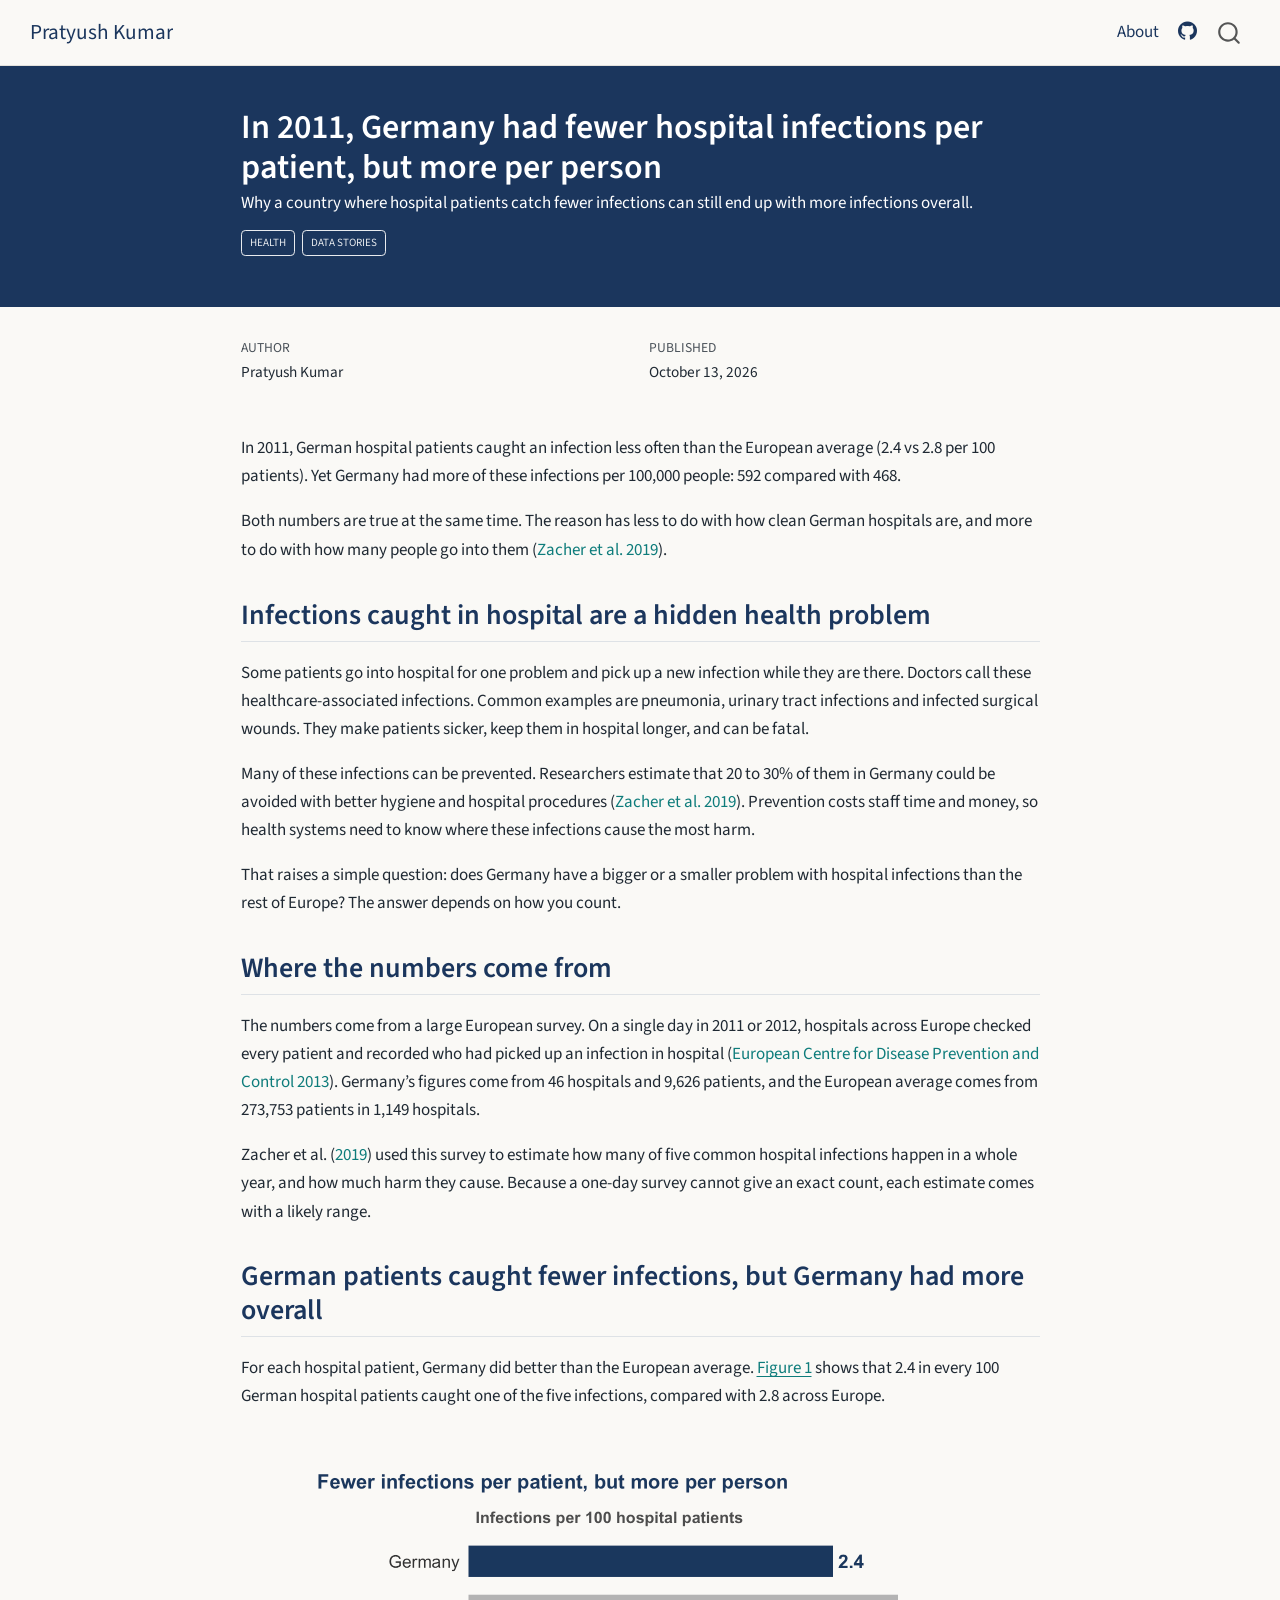
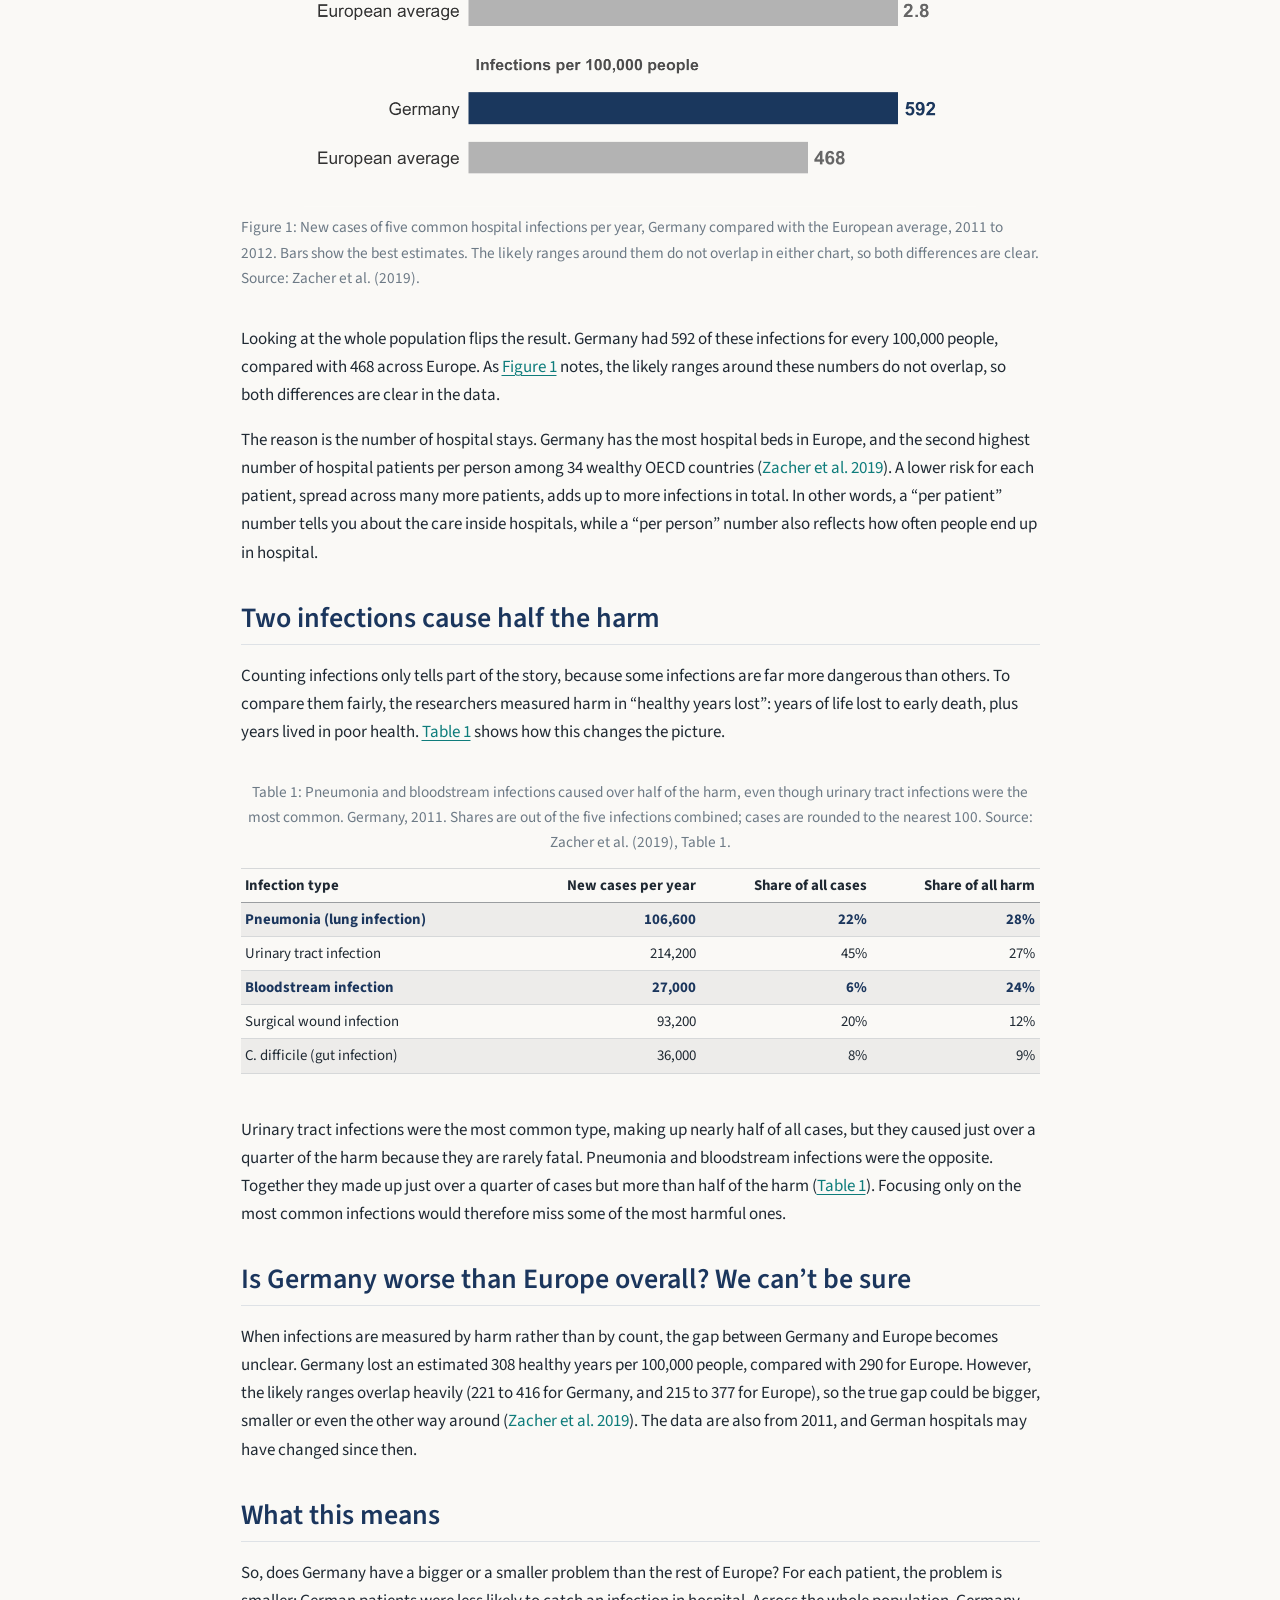
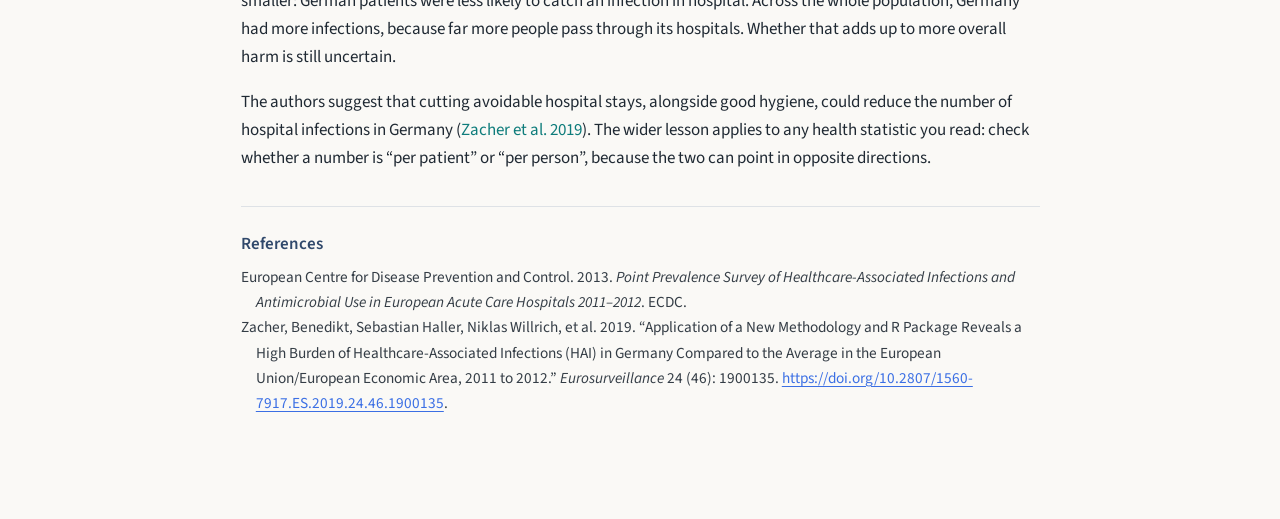
<file: docs/posts/germany-hospital-infections/index.html>
<!DOCTYPE html>
<html xmlns="http://www.w3.org/1999/xhtml" lang="en" xml:lang="en"><head>

<meta charset="utf-8">
<meta name="generator" content="quarto-1.10.18">

<meta name="viewport" content="width=device-width, initial-scale=1.0, user-scalable=yes">

<meta name="author" content="Pratyush Kumar">
<meta name="dcterms.date" content="2026-10-13">
<meta name="description" content="Why a country where hospital patients catch fewer infections can still end up with more infections overall.">

<title>In 2011, Germany had fewer hospital infections per patient, but more per person – Pratyush Kumar</title>
<style>
/* Default styles provided by pandoc.
** See https://pandoc.org/MANUAL.html#variables-for-html for config info.
*/
span.smallcaps{font-variant: small-caps;}
div.columns{display: flex; gap: 1.5em;}
div.column{flex: auto;}
@media screen {
div.columns{gap: min(4vw, 1.5em);}
div.column{overflow-x: auto;}
}
div.hanging-indent{margin-left: 1.5em; text-indent: -1.5em;}
ul.task-list{list-style: none;}
ul.task-list li input[type="checkbox"] {
  width: 0.8em;
  margin: 0 0.8em 0.2em -1em; /* quarto-specific, see https://github.com/quarto-dev/quarto-cli/issues/4556 */ 
  vertical-align: middle;
}
/* CSS for citations */
div.csl-bib-body { }
div.csl-entry {
  clear: both;
}
.hanging-indent div.csl-entry {
  margin-left:2em;
  text-indent:-2em;
}
div.csl-left-margin {
  min-width:2em;
  float:left;
}
div.csl-right-inline {
  margin-left:2em;
  padding-left:1em;
}
div.csl-indent {
  margin-left: 2em;
}</style>


<script src="../../site_libs/quarto-nav/quarto-nav.js"></script>
<script src="../../site_libs/quarto-nav/headroom.min.js"></script>
<script src="../../site_libs/clipboard/clipboard.min.js"></script>
<script src="../../site_libs/quarto-search/autocomplete.umd.js"></script>
<script src="../../site_libs/quarto-search/fuse.min.js"></script>
<script src="../../site_libs/quarto-search/quarto-search.js"></script>
<meta name="quarto:offset" content="../../">
<script src="../../site_libs/quarto-html/quarto.js" type="module"></script>
<script src="../../site_libs/quarto-html/tabsets/tabsets.js" type="module"></script>
<script src="../../site_libs/quarto-html/popper.min.js"></script>
<script src="../../site_libs/quarto-html/tippy.umd.min.js"></script>
<script src="../../site_libs/quarto-html/anchor.min.js"></script>
<link href="../../site_libs/quarto-html/tippy.css" rel="stylesheet">
<link href="../../site_libs/quarto-html/quarto-syntax-highlighting-64a204ab8560d761af7679ceaba22944.css" rel="stylesheet" id="quarto-text-highlighting-styles">
<script src="../../site_libs/bootstrap/bootstrap.min.js"></script>
<link href="../../site_libs/bootstrap/bootstrap-icons.css" rel="stylesheet">
<link href="../../site_libs/bootstrap/bootstrap-445b8638c3d06994fee0907d791121c4.min.css" rel="stylesheet" append-hash="true" id="quarto-bootstrap" data-mode="light">
<script id="quarto-search-options" type="application/json">{
  "location": "navbar",
  "copy-button": false,
  "collapse-after": 3,
  "panel-placement": "end",
  "type": "overlay",
  "limit": 50,
  "keyboard-shortcut": [
    "f",
    "/",
    "s"
  ],
  "show-item-context": false,
  "language": {
    "search-no-results-text": "No results",
    "search-matching-documents-text": "matching documents",
    "search-copy-link-title": "Copy link to search",
    "search-hide-matches-text": "Hide additional matches",
    "search-more-match-text": "more match in this document",
    "search-more-matches-text": "more matches in this document",
    "search-clear-button-title": "Clear",
    "search-text-placeholder": "",
    "search-detached-cancel-button-title": "Cancel",
    "search-submit-button-title": "Submit",
    "search-label": "Search"
  }
}</script>
<script src="../../site_libs/kePrint-0.0.1/kePrint.js"></script>
<link href="../../site_libs/lightable-0.0.1/lightable.css" rel="stylesheet">


<link rel="stylesheet" href="../../styles.css">
</head>

<body class="nav-fixed fullcontent quarto-light">

<div id="quarto-search-results"></div>
  <header id="quarto-header" class="headroom fixed-top quarto-banner">
    <nav class="navbar navbar-expand-lg " data-bs-theme="dark">
      <div class="navbar-container container-fluid">
      <div class="navbar-brand-container mx-auto">
    <a class="navbar-brand" href="../../index.html">
    <span class="navbar-title">Pratyush Kumar</span>
    </a>
  </div>
            <div id="quarto-search" class="" title="Search"></div>
          <button class="navbar-toggler" type="button" data-bs-toggle="collapse" data-bs-target="#navbarCollapse" aria-controls="navbarCollapse" role="menu" aria-expanded="false" aria-label="Toggle navigation" onclick="if (window.quartoToggleHeadroom) { window.quartoToggleHeadroom(); }">
  <span class="navbar-toggler-icon"></span>
</button>
          <div class="collapse navbar-collapse" id="navbarCollapse">
            <ul class="navbar-nav navbar-nav-scroll ms-auto">
  <li class="nav-item">
    <a class="nav-link" href="../../about.html"> 
<span class="menu-text">About</span></a>
  </li>  
  <li class="nav-item compact">
    <a class="nav-link" href="https://github.com/prat0012-ai"> <i class="bi bi-github" role="img" aria-label="GitHub profile of Pratyush Kumar">
</i> 
<span class="menu-text"></span></a>
  </li>  
</ul>
          </div> <!-- /navcollapse -->
            <div class="quarto-navbar-tools">
</div>
      </div> <!-- /container-fluid -->
    </nav>
</header>
<!-- content -->
<header id="title-block-header" class="quarto-title-block default page-columns page-full">
  <div class="quarto-title-banner page-columns page-full">
    <div class="quarto-title column-body">
      <h1 class="title">In 2011, Germany had fewer hospital infections per patient, but more per person</h1>
                  <div>
        <div class="description">
          Why a country where hospital patients catch fewer infections can still end up with more infections overall.
        </div>
      </div>
                          <div class="quarto-categories">
                <div class="quarto-category">health</div>
                <div class="quarto-category">data stories</div>
              </div>
                  </div>
  </div>
    
  
  <div class="quarto-title-meta">

      <div>
      <div class="quarto-title-meta-heading">Author</div>
      <div class="quarto-title-meta-contents">
               <p>Pratyush Kumar </p>
            </div>
    </div>
      
      <div>
      <div class="quarto-title-meta-heading">Published</div>
      <div class="quarto-title-meta-contents">
        <p class="date">October 13, 2026</p>
      </div>
    </div>
    
      
    </div>
    
  
  </header><div id="quarto-content" class="quarto-container page-columns page-rows-contents page-layout-article page-navbar">
<!-- sidebar -->
<!-- margin-sidebar -->
    
<!-- main -->
<main class="content quarto-banner-title-block" id="quarto-document-content">





<p>In 2011, German hospital patients caught an infection less often than the European average (2.4 vs 2.8 per 100 patients). Yet Germany had more of these infections per 100,000 people: 592 compared with 468.</p>
<p>Both numbers are true at the same time. The reason has less to do with how clean German hospitals are, and more to do with how many people go into them <span class="citation" data-cites="zacher2019">(<a href="#ref-zacher2019" role="doc-biblioref">Zacher et al. 2019</a>)</span>.</p>
<section id="infections-caught-in-hospital-are-a-hidden-health-problem" class="level2">
<h2 class="anchored" data-anchor-id="infections-caught-in-hospital-are-a-hidden-health-problem">Infections caught in hospital are a hidden health problem</h2>
<p>Some patients go into hospital for one problem and pick up a new infection while they are there. Doctors call these healthcare-associated infections. Common examples are pneumonia, urinary tract infections and infected surgical wounds. They make patients sicker, keep them in hospital longer, and can be fatal.</p>
<p>Many of these infections can be prevented. Researchers estimate that 20 to 30% of them in Germany could be avoided with better hygiene and hospital procedures <span class="citation" data-cites="zacher2019">(<a href="#ref-zacher2019" role="doc-biblioref">Zacher et al. 2019</a>)</span>. Prevention costs staff time and money, so health systems need to know where these infections cause the most harm.</p>
<p>That raises a simple question: does Germany have a bigger or a smaller problem with hospital infections than the rest of Europe? The answer depends on how you count.</p>
</section>
<section id="where-the-numbers-come-from" class="level2">
<h2 class="anchored" data-anchor-id="where-the-numbers-come-from">Where the numbers come from</h2>
<p>The numbers come from a large European survey. On a single day in 2011 or 2012, hospitals across Europe checked every patient and recorded who had picked up an infection in hospital <span class="citation" data-cites="ecdc2013">(<a href="#ref-ecdc2013" role="doc-biblioref">European Centre for Disease Prevention and Control 2013</a>)</span>. Germany’s figures come from 46 hospitals and 9,626 patients, and the European average comes from 273,753 patients in 1,149 hospitals.</p>
<p>Zacher et al. <span class="citation" data-cites="zacher2019">(<a href="#ref-zacher2019" role="doc-biblioref">2019</a>)</span> used this survey to estimate how many of five common hospital infections happen in a whole year, and how much harm they cause. Because a one-day survey cannot give an exact count, each estimate comes with a likely range.</p>
</section>
<section id="german-patients-caught-fewer-infections-but-germany-had-more-overall" class="level2">
<h2 class="anchored" data-anchor-id="german-patients-caught-fewer-infections-but-germany-had-more-overall">German patients caught fewer infections, but Germany had more overall</h2>
<p>For each hospital patient, Germany did better than the European average. <a href="#fig-rates" class="quarto-xref">Figure&nbsp;1</a> shows that 2.4 in every 100 German hospital patients caught one of the five infections, compared with 2.8 across Europe.</p>
<div class="cell">
<div class="cell-output-display">
<div id="fig-rates" class="quarto-float quarto-figure quarto-figure-center anchored" alt="Two bar charts. Top: infections per 100 hospital patients, Germany 2.4 and European average 2.8. Bottom: infections per 100,000 people, Germany 592 and European average 468.">
<figure class="quarto-float quarto-float-fig figure">
<div aria-describedby="fig-rates-caption-0ceaefa1-69ba-4598-a22c-09a6ac19f8ca">
<img src="index_files/figure-html/fig-rates-1.png" class="img-fluid figure-img" alt="Two bar charts. Top: infections per 100 hospital patients, Germany 2.4 and European average 2.8. Bottom: infections per 100,000 people, Germany 592 and European average 468." width="672">
</div>
<figcaption class="quarto-float-caption-bottom quarto-float-caption quarto-float-fig" id="fig-rates-caption-0ceaefa1-69ba-4598-a22c-09a6ac19f8ca">
Figure&nbsp;1: New cases of five common hospital infections per year, Germany compared with the European average, 2011 to 2012. Bars show the best estimates. The likely ranges around them do not overlap in either chart, so both differences are clear. Source: Zacher et al.&nbsp;(2019).
</figcaption>
</figure>
</div>
</div>
</div>
<p>Looking at the whole population flips the result. Germany had 592 of these infections for every 100,000 people, compared with 468 across Europe. As <a href="#fig-rates" class="quarto-xref">Figure&nbsp;1</a> notes, the likely ranges around these numbers do not overlap, so both differences are clear in the data.</p>
<p>The reason is the number of hospital stays. Germany has the most hospital beds in Europe, and the second highest number of hospital patients per person among 34 wealthy OECD countries <span class="citation" data-cites="zacher2019">(<a href="#ref-zacher2019" role="doc-biblioref">Zacher et al. 2019</a>)</span>. A lower risk for each patient, spread across many more patients, adds up to more infections in total. In other words, a “per patient” number tells you about the care inside hospitals, while a “per person” number also reflects how often people end up in hospital.</p>
</section>
<section id="two-infections-cause-half-the-harm" class="level2">
<h2 class="anchored" data-anchor-id="two-infections-cause-half-the-harm">Two infections cause half the harm</h2>
<p>Counting infections only tells part of the story, because some infections are far more dangerous than others. To compare them fairly, the researchers measured harm in “healthy years lost”: years of life lost to early death, plus years lived in poor health. <a href="#tbl-harm" class="quarto-xref">Table&nbsp;1</a> shows how this changes the picture.</p>
<div class="cell">
<div id="tbl-harm" class="cell quarto-float quarto-figure quarto-figure-center anchored">
<figure class="quarto-float quarto-float-tbl figure">
<figcaption class="quarto-float-caption-top quarto-float-caption quarto-float-tbl" id="tbl-harm-caption-0ceaefa1-69ba-4598-a22c-09a6ac19f8ca">
Table&nbsp;1: Pneumonia and bloodstream infections caused over half of the harm, even though urinary tract infections were the most common. Germany, 2011. Shares are out of the five infections combined; cases are rounded to the nearest 100. Source: Zacher et al.&nbsp;(2019), Table 1.
</figcaption>
<div aria-describedby="tbl-harm-caption-0ceaefa1-69ba-4598-a22c-09a6ac19f8ca">
<div class="cell-output-display">
<table class="table table-hover cell caption-top table-sm table-striped small">
<thead>
<tr class="header">
<th style="text-align: left;" data-quarto-table-cell-role="th">Infection type</th>
<th style="text-align: right;" data-quarto-table-cell-role="th">New cases per year</th>
<th style="text-align: right;" data-quarto-table-cell-role="th">Share of all cases</th>
<th style="text-align: right;" data-quarto-table-cell-role="th">Share of all harm</th>
</tr>
</thead>
<tbody>
<tr class="odd">
<td style="text-align: left; font-weight: bold; color: rgba(27, 54, 93, 255) !important;">Pneumonia (lung infection)</td>
<td style="text-align: right; font-weight: bold; color: rgba(27, 54, 93, 255) !important;">106,600</td>
<td style="text-align: right; font-weight: bold; color: rgba(27, 54, 93, 255) !important;">22%</td>
<td style="text-align: right; font-weight: bold; color: rgba(27, 54, 93, 255) !important;">28%</td>
</tr>
<tr class="even">
<td style="text-align: left;">Urinary tract infection</td>
<td style="text-align: right;">214,200</td>
<td style="text-align: right;">45%</td>
<td style="text-align: right;">27%</td>
</tr>
<tr class="odd">
<td style="text-align: left; font-weight: bold; color: rgba(27, 54, 93, 255) !important;">Bloodstream infection</td>
<td style="text-align: right; font-weight: bold; color: rgba(27, 54, 93, 255) !important;">27,000</td>
<td style="text-align: right; font-weight: bold; color: rgba(27, 54, 93, 255) !important;">6%</td>
<td style="text-align: right; font-weight: bold; color: rgba(27, 54, 93, 255) !important;">24%</td>
</tr>
<tr class="even">
<td style="text-align: left;">Surgical wound infection</td>
<td style="text-align: right;">93,200</td>
<td style="text-align: right;">20%</td>
<td style="text-align: right;">12%</td>
</tr>
<tr class="odd">
<td style="text-align: left;">C. difficile (gut infection)</td>
<td style="text-align: right;">36,000</td>
<td style="text-align: right;">8%</td>
<td style="text-align: right;">9%</td>
</tr>
</tbody>
</table>
</div>
</div>
</figure>
</div>
</div>
<p>Urinary tract infections were the most common type, making up nearly half of all cases, but they caused just over a quarter of the harm because they are rarely fatal. Pneumonia and bloodstream infections were the opposite. Together they made up just over a quarter of cases but more than half of the harm (<a href="#tbl-harm" class="quarto-xref">Table&nbsp;1</a>). Focusing only on the most common infections would therefore miss some of the most harmful ones.</p>
</section>
<section id="is-germany-worse-than-europe-overall-we-cant-be-sure" class="level2">
<h2 class="anchored" data-anchor-id="is-germany-worse-than-europe-overall-we-cant-be-sure">Is Germany worse than Europe overall? We can’t be sure</h2>
<p>When infections are measured by harm rather than by count, the gap between Germany and Europe becomes unclear. Germany lost an estimated 308 healthy years per 100,000 people, compared with 290 for Europe. However, the likely ranges overlap heavily (221 to 416 for Germany, and 215 to 377 for Europe), so the true gap could be bigger, smaller or even the other way around <span class="citation" data-cites="zacher2019">(<a href="#ref-zacher2019" role="doc-biblioref">Zacher et al. 2019</a>)</span>. The data are also from 2011, and German hospitals may have changed since then.</p>
</section>
<section id="what-this-means" class="level2">
<h2 class="anchored" data-anchor-id="what-this-means">What this means</h2>
<p>So, does Germany have a bigger or a smaller problem than the rest of Europe? For each patient, the problem is smaller: German patients were less likely to catch an infection in hospital. Across the whole population, Germany had more infections, because far more people pass through its hospitals. Whether that adds up to more overall harm is still uncertain.</p>
<p>The authors suggest that cutting avoidable hospital stays, alongside good hygiene, could reduce the number of hospital infections in Germany <span class="citation" data-cites="zacher2019">(<a href="#ref-zacher2019" role="doc-biblioref">Zacher et al. 2019</a>)</span>. The wider lesson applies to any health statistic you read: check whether a number is “per patient” or “per person”, because the two can point in opposite directions.</p>



</section>

<div id="quarto-appendix" class="default"><section class="quarto-appendix-contents" role="doc-bibliography" id="quarto-bibliography"><h2 class="anchored quarto-appendix-heading">References</h2><div id="refs" class="references csl-bib-body hanging-indent" role="list">
<div id="ref-ecdc2013" class="csl-entry" role="listitem">
European Centre for Disease Prevention and Control. 2013. <em>Point Prevalence Survey of Healthcare-Associated Infections and Antimicrobial Use in <span>European</span> Acute Care Hospitals 2011–2012</em>. ECDC.
</div>
<div id="ref-zacher2019" class="csl-entry" role="listitem">
Zacher, Benedikt, Sebastian Haller, Niklas Willrich, et al. 2019. <span>“Application of a New Methodology and <span>R</span> Package Reveals a High Burden of Healthcare-Associated Infections (<span>HAI</span>) in <span>Germany</span> Compared to the Average in the <span>European Union/European Economic Area</span>, 2011 to 2012.”</span> <em>Eurosurveillance</em> 24 (46): 1900135. <a href="https://doi.org/10.2807/1560-7917.ES.2019.24.46.1900135">https://doi.org/10.2807/1560-7917.ES.2019.24.46.1900135</a>.
</div>
</div></section></div></main> <!-- /main -->
<script id="quarto-html-after-body" type="application/javascript">
  window.document.addEventListener("DOMContentLoaded", function (event) {
    const icon = "";
    const anchorJS = new window.AnchorJS();
    anchorJS.options = {
      placement: 'right',
      icon: icon
    };
    anchorJS.add('.anchored');
    const isCodeAnnotation = (el) => {
      for (const clz of el.classList) {
        if (clz.startsWith('code-annotation-')) {                     
          return true;
        }
      }
      return false;
    }
    const onCopySuccess = function(e) {
      // button target
      const button = e.trigger;
      // don't keep focus
      button.blur();
      // flash "checked"
      button.classList.add('code-copy-button-checked');
      var currentTitle = button.getAttribute("title");
      button.setAttribute("title", "Copied!");
      let tooltip;
      if (window.bootstrap) {
        button.setAttribute("data-bs-toggle", "tooltip");
        button.setAttribute("data-bs-placement", "left");
        button.setAttribute("data-bs-title", "Copied!");
        tooltip = new bootstrap.Tooltip(button, 
          { trigger: "manual", 
            customClass: "code-copy-button-tooltip",
            offset: [0, -8]});
        tooltip.show();    
      }
      setTimeout(function() {
        if (tooltip) {
          tooltip.hide();
          button.removeAttribute("data-bs-title");
          button.removeAttribute("data-bs-toggle");
          button.removeAttribute("data-bs-placement");
        }
        button.setAttribute("title", currentTitle);
        button.classList.remove('code-copy-button-checked');
      }, 1000);
      // clear code selection
      e.clearSelection();
    }
    const getTextToCopy = function(trigger) {
      const outerScaffold = trigger.parentElement.cloneNode(true);
      const codeEl = outerScaffold.querySelector('code');
      for (const childEl of codeEl.children) {
        if (isCodeAnnotation(childEl)) {
          childEl.remove();
        }
      }
      return codeEl.innerText;
    }
    const clipboard = new window.ClipboardJS('.code-copy-button:not([data-in-quarto-modal])', {
      text: getTextToCopy
    });
    clipboard.on('success', onCopySuccess);
    if (window.document.getElementById('quarto-embedded-source-code-modal')) {
      const clipboardModal = new window.ClipboardJS('.code-copy-button[data-in-quarto-modal]', {
        text: getTextToCopy,
        container: window.document.getElementById('quarto-embedded-source-code-modal')
      });
      clipboardModal.on('success', onCopySuccess);
    }
      var localhostRegex = new RegExp(/^(?:http|https):\/\/localhost\:?[0-9]*\//);
      var mailtoRegex = new RegExp(/^mailto:/);
        var filterRegex = new RegExp("https:\/\/etc5523-2026\.github\.io\/etc5523-assignment-3-prat0012-ai\/");
      var isInternal = (href) => {
          return filterRegex.test(href) || localhostRegex.test(href) || mailtoRegex.test(href);
      }
      // Inspect non-navigation links and adorn them if external
     var links = window.document.querySelectorAll('a[href]:not(.nav-link):not(.navbar-brand):not(.toc-action):not(.sidebar-link):not(.sidebar-item-toggle):not(.pagination-link):not(.no-external):not([aria-hidden]):not(.dropdown-item):not(.quarto-navigation-tool):not(.about-link)');
      for (var i=0; i<links.length; i++) {
        const link = links[i];
        if (!isInternal(link.href)) {
          // undo the damage that might have been done by quarto-nav.js in the case of
          // links that we want to consider external
          if (link.dataset.originalHref !== undefined) {
            link.href = link.dataset.originalHref;
          }
        }
      }
    function tippyHover(el, contentFn, onTriggerFn, onUntriggerFn) {
      const config = {
        allowHTML: true,
        maxWidth: 500,
        delay: 100,
        arrow: false,
        appendTo: function(el) {
            return el.parentElement;
        },
        interactive: true,
        interactiveBorder: 10,
        theme: 'quarto',
        placement: 'bottom-start',
      };
      if (contentFn) {
        config.content = contentFn;
      }
      if (onTriggerFn) {
        config.onTrigger = onTriggerFn;
      }
      if (onUntriggerFn) {
        config.onUntrigger = onUntriggerFn;
      }
      window.tippy(el, config); 
    }
    const noterefs = window.document.querySelectorAll('a[role="doc-noteref"]');
    for (var i=0; i<noterefs.length; i++) {
      const ref = noterefs[i];
      tippyHover(ref, function() {
        // use id or data attribute instead here
        let href = ref.getAttribute('data-footnote-href') || ref.getAttribute('href');
        try { href = new URL(href).hash; } catch {}
        const id = href.replace(/^#\/?/, "");
        const note = window.document.getElementById(id);
        if (note) {
          return note.innerHTML;
        } else {
          return "";
        }
      });
    }
    const xrefs = window.document.querySelectorAll('a.quarto-xref');
    const processXRef = (id, note) => {
      // Strip column container classes
      const stripColumnClz = (el) => {
        el.classList.remove("page-full", "page-columns");
        if (el.children) {
          for (const child of el.children) {
            stripColumnClz(child);
          }
        }
      }
      stripColumnClz(note)
      if (id === null || id.startsWith('sec-')) {
        // Special case sections, only their first couple elements
        const container = document.createElement("div");
        if (note.children && note.children.length > 2) {
          container.appendChild(note.children[0].cloneNode(true));
          for (let i = 1; i < note.children.length; i++) {
            const child = note.children[i];
            if (child.tagName === "P" && child.innerText === "") {
              continue;
            } else {
              container.appendChild(child.cloneNode(true));
              break;
            }
          }
          if (window.Quarto?.typesetMath) {
            window.Quarto.typesetMath(container);
          }
          return container.innerHTML
        } else {
          if (window.Quarto?.typesetMath) {
            window.Quarto.typesetMath(note);
          }
          return note.innerHTML;
        }
      } else {
        // Remove any anchor links if they are present
        const anchorLink = note.querySelector('a.anchorjs-link');
        if (anchorLink) {
          anchorLink.remove();
        }
        if (window.Quarto?.typesetMath) {
          window.Quarto.typesetMath(note);
        }
        if (note.classList.contains("callout")) {
          return note.outerHTML;
        } else {
          return note.innerHTML;
        }
      }
    }
    for (var i=0; i<xrefs.length; i++) {
      const xref = xrefs[i];
      tippyHover(xref, undefined, function(instance) {
        instance.disable();
        let url = xref.getAttribute('href');
        let hash = undefined; 
        if (url.startsWith('#')) {
          hash = url;
        } else {
          try { hash = new URL(url).hash; } catch {}
        }
        if (hash) {
          const id = hash.replace(/^#\/?/, "");
          const note = window.document.getElementById(id);
          if (note !== null) {
            try {
              const html = processXRef(id, note.cloneNode(true));
              instance.setContent(html);
            } finally {
              instance.enable();
              instance.show();
            }
          } else {
            // See if we can fetch this
            fetch(url.split('#')[0])
            .then(res => res.text())
            .then(html => {
              const parser = new DOMParser();
              const htmlDoc = parser.parseFromString(html, "text/html");
              const note = htmlDoc.getElementById(id);
              if (note !== null) {
                const html = processXRef(id, note);
                instance.setContent(html);
              } 
            }).finally(() => {
              instance.enable();
              instance.show();
            });
          }
        } else {
          // See if we can fetch a full url (with no hash to target)
          // This is a special case and we should probably do some content thinning / targeting
          fetch(url)
          .then(res => res.text())
          .then(html => {
            const parser = new DOMParser();
            const htmlDoc = parser.parseFromString(html, "text/html");
            const note = htmlDoc.querySelector('main.content');
            if (note !== null) {
              // This should only happen for chapter cross references
              // (since there is no id in the URL)
              // remove the first header
              if (note.children.length > 0 && note.children[0].tagName === "HEADER") {
                note.children[0].remove();
              }
              const html = processXRef(null, note);
              instance.setContent(html);
            } 
          }).finally(() => {
            instance.enable();
            instance.show();
          });
        }
      }, function(instance) {
      });
    }
        let selectedAnnoteEl;
        const selectorForAnnotation = ( cell, annotation) => {
          let cellAttr = 'data-code-cell="' + cell + '"';
          let lineAttr = 'data-code-annotation="' +  annotation + '"';
          const selector = 'span[' + cellAttr + '][' + lineAttr + ']';
          return selector;
        }
        const selectCodeLines = (annoteEl) => {
          const doc = window.document;
          const targetCell = annoteEl.getAttribute("data-target-cell");
          const targetAnnotation = annoteEl.getAttribute("data-target-annotation");
          const annoteSpan = window.document.querySelector(selectorForAnnotation(targetCell, targetAnnotation));
          const lines = annoteSpan.getAttribute("data-code-lines").split(",");
          const lineIds = lines.map((line) => {
            return targetCell + "-" + line;
          })
          let top = null;
          let height = null;
          let parent = null;
          if (lineIds.length > 0) {
              //compute the position of the single el (top and bottom and make a div)
              const el = window.document.getElementById(lineIds[0]);
              top = el.offsetTop;
              height = el.offsetHeight;
              parent = el.parentElement.parentElement;
            if (lineIds.length > 1) {
              const lastEl = window.document.getElementById(lineIds[lineIds.length - 1]);
              const bottom = lastEl.offsetTop + lastEl.offsetHeight;
              height = bottom - top;
            }
            if (top !== null && height !== null && parent !== null) {
              // cook up a div (if necessary) and position it 
              let div = window.document.getElementById("code-annotation-line-highlight");
              if (div === null) {
                div = window.document.createElement("div");
                div.setAttribute("id", "code-annotation-line-highlight");
                div.style.position = 'absolute';
                parent.appendChild(div);
              }
              div.style.top = top - 2 + "px";
              div.style.height = height + 4 + "px";
              div.style.left = 0;
              let gutterDiv = window.document.getElementById("code-annotation-line-highlight-gutter");
              if (gutterDiv === null) {
                gutterDiv = window.document.createElement("div");
                gutterDiv.setAttribute("id", "code-annotation-line-highlight-gutter");
                gutterDiv.style.position = 'absolute';
                const codeCell = window.document.getElementById(targetCell);
                const gutter = codeCell.querySelector('.code-annotation-gutter');
                gutter.appendChild(gutterDiv);
              }
              gutterDiv.style.top = top - 2 + "px";
              gutterDiv.style.height = height + 4 + "px";
            }
            selectedAnnoteEl = annoteEl;
          }
        };
        const unselectCodeLines = () => {
          const elementsIds = ["code-annotation-line-highlight", "code-annotation-line-highlight-gutter"];
          elementsIds.forEach((elId) => {
            const div = window.document.getElementById(elId);
            if (div) {
              div.remove();
            }
          });
          selectedAnnoteEl = undefined;
        };
          // Handle positioning of the toggle
      window.addEventListener(
        "resize",
        throttle(() => {
          elRect = undefined;
          if (selectedAnnoteEl) {
            selectCodeLines(selectedAnnoteEl);
          }
        }, 10)
      );
      function throttle(fn, ms) {
      let throttle = false;
      let timer;
        return (...args) => {
          if(!throttle) { // first call gets through
              fn.apply(this, args);
              throttle = true;
          } else { // all the others get throttled
              if(timer) clearTimeout(timer); // cancel #2
              timer = setTimeout(() => {
                fn.apply(this, args);
                timer = throttle = false;
              }, ms);
          }
        };
      }
        // Attach click handler to the DT
        const annoteDls = window.document.querySelectorAll('dt[data-target-cell]');
        for (const annoteDlNode of annoteDls) {
          annoteDlNode.addEventListener('click', (event) => {
            const clickedEl = event.target;
            if (clickedEl !== selectedAnnoteEl) {
              unselectCodeLines();
              const activeEl = window.document.querySelector('dt[data-target-cell].code-annotation-active');
              if (activeEl) {
                activeEl.classList.remove('code-annotation-active');
              }
              selectCodeLines(clickedEl);
              clickedEl.classList.add('code-annotation-active');
            } else {
              // Unselect the line
              unselectCodeLines();
              clickedEl.classList.remove('code-annotation-active');
            }
          });
        }
    const findCites = (el) => {
      const parentEl = el.parentElement;
      if (parentEl) {
        const cites = parentEl.dataset.cites;
        if (cites) {
          return {
            el,
            cites: cites.split(' ')
          };
        } else {
          return findCites(el.parentElement)
        }
      } else {
        return undefined;
      }
    };
    var bibliorefs = window.document.querySelectorAll('a[role="doc-biblioref"]');
    for (var i=0; i<bibliorefs.length; i++) {
      const ref = bibliorefs[i];
      const citeInfo = findCites(ref);
      if (citeInfo) {
        tippyHover(citeInfo.el, function() {
          var popup = window.document.createElement('div');
          citeInfo.cites.forEach(function(cite) {
            var citeDiv = window.document.createElement('div');
            citeDiv.classList.add('hanging-indent');
            citeDiv.classList.add('csl-entry');
            var biblioDiv = window.document.getElementById('ref-' + cite);
            if (biblioDiv) {
              citeDiv.innerHTML = biblioDiv.innerHTML;
            }
            popup.appendChild(citeDiv);
          });
          return popup.innerHTML;
        });
      }
    }
  });
  </script>
</div> <!-- /content -->




</body></html>
</file>
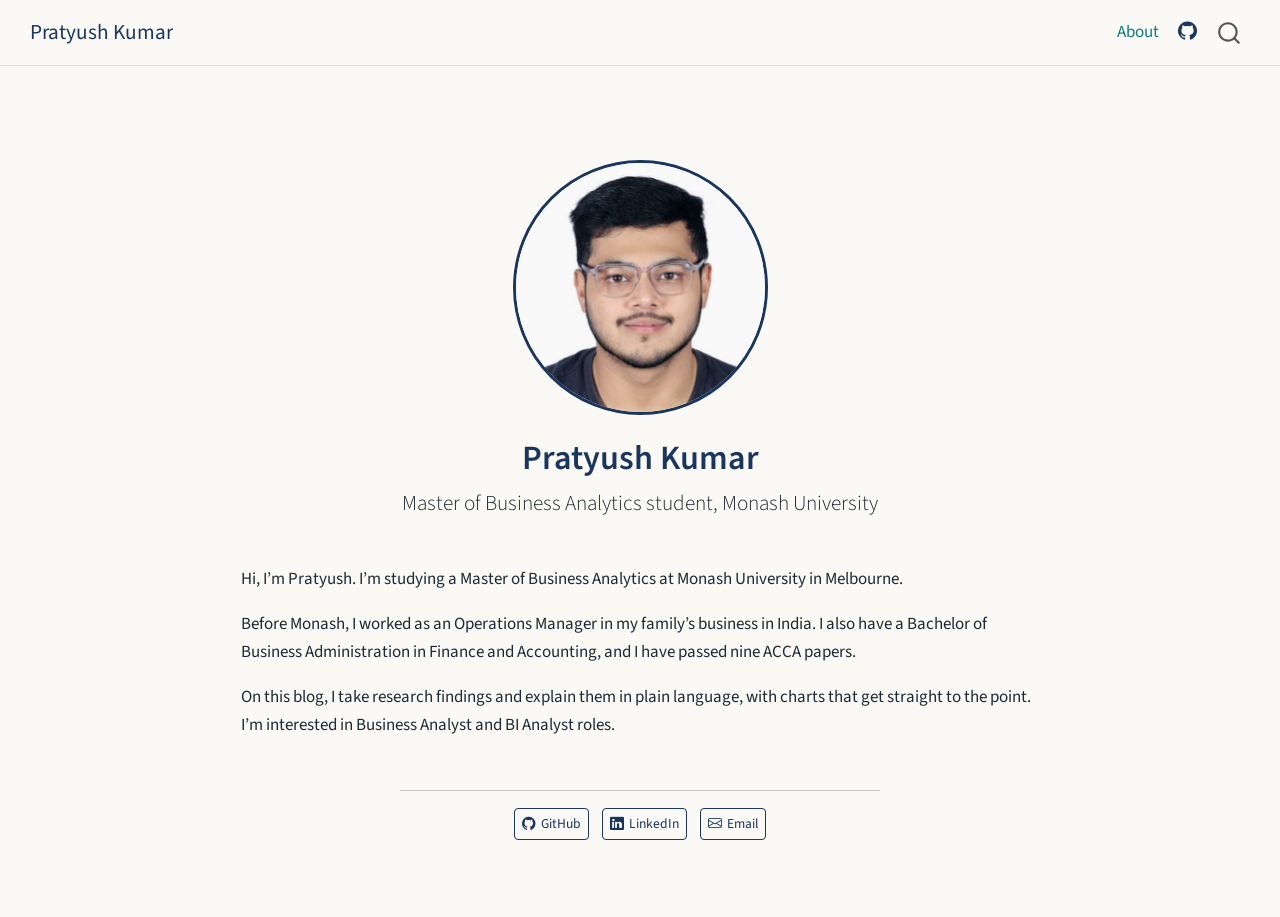
<file: docs/about.html>
<!DOCTYPE html>
<html xmlns="http://www.w3.org/1999/xhtml" lang="en" xml:lang="en"><head>

<meta charset="utf-8">
<meta name="generator" content="quarto-1.10.18">

<meta name="viewport" content="width=device-width, initial-scale=1.0, user-scalable=yes">


<title>Pratyush Kumar</title>
<style>
/* Default styles provided by pandoc.
** See https://pandoc.org/MANUAL.html#variables-for-html for config info.
*/
span.smallcaps{font-variant: small-caps;}
div.columns{display: flex; gap: 1.5em;}
div.column{flex: auto;}
@media screen {
div.columns{gap: min(4vw, 1.5em);}
div.column{overflow-x: auto;}
}
div.hanging-indent{margin-left: 1.5em; text-indent: -1.5em;}
ul.task-list{list-style: none;}
ul.task-list li input[type="checkbox"] {
  width: 0.8em;
  margin: 0 0.8em 0.2em -1em; /* quarto-specific, see https://github.com/quarto-dev/quarto-cli/issues/4556 */ 
  vertical-align: middle;
}
</style>


<script src="site_libs/quarto-nav/quarto-nav.js"></script>
<script src="site_libs/quarto-nav/headroom.min.js"></script>
<script src="site_libs/clipboard/clipboard.min.js"></script>
<script src="site_libs/quarto-search/autocomplete.umd.js"></script>
<script src="site_libs/quarto-search/fuse.min.js"></script>
<script src="site_libs/quarto-search/quarto-search.js"></script>
<meta name="quarto:offset" content="./">
<script src="site_libs/quarto-html/quarto.js" type="module"></script>
<script src="site_libs/quarto-html/tabsets/tabsets.js" type="module"></script>
<script src="site_libs/quarto-html/popper.min.js"></script>
<script src="site_libs/quarto-html/tippy.umd.min.js"></script>
<link href="site_libs/quarto-html/tippy.css" rel="stylesheet">
<link href="site_libs/quarto-html/quarto-syntax-highlighting-64a204ab8560d761af7679ceaba22944.css" rel="stylesheet" id="quarto-text-highlighting-styles">
<script src="site_libs/bootstrap/bootstrap.min.js"></script>
<link href="site_libs/bootstrap/bootstrap-icons.css" rel="stylesheet">
<link href="site_libs/bootstrap/bootstrap-445b8638c3d06994fee0907d791121c4.min.css" rel="stylesheet" append-hash="true" id="quarto-bootstrap" data-mode="light">
<script id="quarto-search-options" type="application/json">{
  "location": "navbar",
  "copy-button": false,
  "collapse-after": 3,
  "panel-placement": "end",
  "type": "overlay",
  "limit": 50,
  "keyboard-shortcut": [
    "f",
    "/",
    "s"
  ],
  "show-item-context": false,
  "language": {
    "search-no-results-text": "No results",
    "search-matching-documents-text": "matching documents",
    "search-copy-link-title": "Copy link to search",
    "search-hide-matches-text": "Hide additional matches",
    "search-more-match-text": "more match in this document",
    "search-more-matches-text": "more matches in this document",
    "search-clear-button-title": "Clear",
    "search-text-placeholder": "",
    "search-detached-cancel-button-title": "Cancel",
    "search-submit-button-title": "Submit",
    "search-label": "Search"
  }
}</script>


<link rel="stylesheet" href="styles.css">
</head>

<body class="nav-fixed fullcontent quarto-light">

<div id="quarto-search-results"></div>
  <header id="quarto-header" class="headroom fixed-top">
    <nav class="navbar navbar-expand-lg " data-bs-theme="dark">
      <div class="navbar-container container-fluid">
      <div class="navbar-brand-container mx-auto">
    <a class="navbar-brand" href="./index.html">
    <span class="navbar-title">Pratyush Kumar</span>
    </a>
  </div>
            <div id="quarto-search" class="" title="Search"></div>
          <button class="navbar-toggler" type="button" data-bs-toggle="collapse" data-bs-target="#navbarCollapse" aria-controls="navbarCollapse" role="menu" aria-expanded="false" aria-label="Toggle navigation" onclick="if (window.quartoToggleHeadroom) { window.quartoToggleHeadroom(); }">
  <span class="navbar-toggler-icon"></span>
</button>
          <div class="collapse navbar-collapse" id="navbarCollapse">
            <ul class="navbar-nav navbar-nav-scroll ms-auto">
  <li class="nav-item">
    <a class="nav-link active" href="./about.html" aria-current="page"> 
<span class="menu-text">About</span></a>
  </li>  
  <li class="nav-item compact">
    <a class="nav-link" href="https://github.com/prat0012-ai"> <i class="bi bi-github" role="img" aria-label="GitHub profile of Pratyush Kumar">
</i> 
<span class="menu-text"></span></a>
  </li>  
</ul>
          </div> <!-- /navcollapse -->
            <div class="quarto-navbar-tools">
</div>
      </div> <!-- /container-fluid -->
    </nav>
</header>
<!-- content -->
<div id="quarto-content" class="quarto-container page-columns page-rows-contents page-layout-article page-navbar">
<!-- sidebar -->
<!-- margin-sidebar -->
    
<!-- main -->
<div class="quarto-about-jolla">
  <img src="profile.jpg" alt="Photo of Pratyush Kumar" class="about-image
  round " style="height: 15em; width: 15em;">
 <header id="title-block-header" class="quarto-title-block default">
<div class="quarto-title">
<h1 class="title">Pratyush Kumar</h1>
<p class="subtitle lead">Master of Business Analytics student, Monash University</p>
</div>
<div class="quarto-title-meta">
  </div>
</header><main class="content" id="quarto-document-content">
<p>Hi, I’m Pratyush. I’m studying a Master of Business Analytics at Monash University in Melbourne.</p>
<p>Before Monash, I worked as an Operations Manager in my family’s business in India. I also have a Bachelor of Business Administration in Finance and Accounting, and I have passed nine ACCA papers.</p>
<p>On this blog, I take research findings and explain them in plain language, with charts that get straight to the point. I’m interested in Business Analyst and BI Analyst roles.</p>


</main> 
  <hr class="about-sep">
   <div class="about-links">
  <a href="https://github.com/prat0012-ai" class="about-link" rel="" target="">
    <i class="bi bi-github"></i>
     <span class="about-link-text">GitHub</span>
  </a>
  <a href="https://www.linkedin.com/in/pratyush-kumar-02115a18b/" class="about-link" rel="" target="">
    <i class="bi bi-linkedin"></i>
     <span class="about-link-text">LinkedIn</span>
  </a>
  <a href="mailto:pratyushkumar711@gmail.com" class="about-link" rel="" target="">
    <i class="bi bi-envelope"></i>
     <span class="about-link-text">Email</span>
  </a>
</div>
</div>
 <!-- /main -->
<script id="quarto-html-after-body" type="application/javascript">
  window.document.addEventListener("DOMContentLoaded", function (event) {
    const isCodeAnnotation = (el) => {
      for (const clz of el.classList) {
        if (clz.startsWith('code-annotation-')) {                     
          return true;
        }
      }
      return false;
    }
    const onCopySuccess = function(e) {
      // button target
      const button = e.trigger;
      // don't keep focus
      button.blur();
      // flash "checked"
      button.classList.add('code-copy-button-checked');
      var currentTitle = button.getAttribute("title");
      button.setAttribute("title", "Copied!");
      let tooltip;
      if (window.bootstrap) {
        button.setAttribute("data-bs-toggle", "tooltip");
        button.setAttribute("data-bs-placement", "left");
        button.setAttribute("data-bs-title", "Copied!");
        tooltip = new bootstrap.Tooltip(button, 
          { trigger: "manual", 
            customClass: "code-copy-button-tooltip",
            offset: [0, -8]});
        tooltip.show();    
      }
      setTimeout(function() {
        if (tooltip) {
          tooltip.hide();
          button.removeAttribute("data-bs-title");
          button.removeAttribute("data-bs-toggle");
          button.removeAttribute("data-bs-placement");
        }
        button.setAttribute("title", currentTitle);
        button.classList.remove('code-copy-button-checked');
      }, 1000);
      // clear code selection
      e.clearSelection();
    }
    const getTextToCopy = function(trigger) {
      const outerScaffold = trigger.parentElement.cloneNode(true);
      const codeEl = outerScaffold.querySelector('code');
      for (const childEl of codeEl.children) {
        if (isCodeAnnotation(childEl)) {
          childEl.remove();
        }
      }
      return codeEl.innerText;
    }
    const clipboard = new window.ClipboardJS('.code-copy-button:not([data-in-quarto-modal])', {
      text: getTextToCopy
    });
    clipboard.on('success', onCopySuccess);
    if (window.document.getElementById('quarto-embedded-source-code-modal')) {
      const clipboardModal = new window.ClipboardJS('.code-copy-button[data-in-quarto-modal]', {
        text: getTextToCopy,
        container: window.document.getElementById('quarto-embedded-source-code-modal')
      });
      clipboardModal.on('success', onCopySuccess);
    }
      var localhostRegex = new RegExp(/^(?:http|https):\/\/localhost\:?[0-9]*\//);
      var mailtoRegex = new RegExp(/^mailto:/);
        var filterRegex = new RegExp("https:\/\/etc5523-2026\.github\.io\/etc5523-assignment-3-prat0012-ai\/");
      var isInternal = (href) => {
          return filterRegex.test(href) || localhostRegex.test(href) || mailtoRegex.test(href);
      }
      // Inspect non-navigation links and adorn them if external
     var links = window.document.querySelectorAll('a[href]:not(.nav-link):not(.navbar-brand):not(.toc-action):not(.sidebar-link):not(.sidebar-item-toggle):not(.pagination-link):not(.no-external):not([aria-hidden]):not(.dropdown-item):not(.quarto-navigation-tool):not(.about-link)');
      for (var i=0; i<links.length; i++) {
        const link = links[i];
        if (!isInternal(link.href)) {
          // undo the damage that might have been done by quarto-nav.js in the case of
          // links that we want to consider external
          if (link.dataset.originalHref !== undefined) {
            link.href = link.dataset.originalHref;
          }
        }
      }
    function tippyHover(el, contentFn, onTriggerFn, onUntriggerFn) {
      const config = {
        allowHTML: true,
        maxWidth: 500,
        delay: 100,
        arrow: false,
        appendTo: function(el) {
            return el.parentElement;
        },
        interactive: true,
        interactiveBorder: 10,
        theme: 'quarto',
        placement: 'bottom-start',
      };
      if (contentFn) {
        config.content = contentFn;
      }
      if (onTriggerFn) {
        config.onTrigger = onTriggerFn;
      }
      if (onUntriggerFn) {
        config.onUntrigger = onUntriggerFn;
      }
      window.tippy(el, config); 
    }
    const noterefs = window.document.querySelectorAll('a[role="doc-noteref"]');
    for (var i=0; i<noterefs.length; i++) {
      const ref = noterefs[i];
      tippyHover(ref, function() {
        // use id or data attribute instead here
        let href = ref.getAttribute('data-footnote-href') || ref.getAttribute('href');
        try { href = new URL(href).hash; } catch {}
        const id = href.replace(/^#\/?/, "");
        const note = window.document.getElementById(id);
        if (note) {
          return note.innerHTML;
        } else {
          return "";
        }
      });
    }
    const xrefs = window.document.querySelectorAll('a.quarto-xref');
    const processXRef = (id, note) => {
      // Strip column container classes
      const stripColumnClz = (el) => {
        el.classList.remove("page-full", "page-columns");
        if (el.children) {
          for (const child of el.children) {
            stripColumnClz(child);
          }
        }
      }
      stripColumnClz(note)
      if (id === null || id.startsWith('sec-')) {
        // Special case sections, only their first couple elements
        const container = document.createElement("div");
        if (note.children && note.children.length > 2) {
          container.appendChild(note.children[0].cloneNode(true));
          for (let i = 1; i < note.children.length; i++) {
            const child = note.children[i];
            if (child.tagName === "P" && child.innerText === "") {
              continue;
            } else {
              container.appendChild(child.cloneNode(true));
              break;
            }
          }
          if (window.Quarto?.typesetMath) {
            window.Quarto.typesetMath(container);
          }
          return container.innerHTML
        } else {
          if (window.Quarto?.typesetMath) {
            window.Quarto.typesetMath(note);
          }
          return note.innerHTML;
        }
      } else {
        // Remove any anchor links if they are present
        const anchorLink = note.querySelector('a.anchorjs-link');
        if (anchorLink) {
          anchorLink.remove();
        }
        if (window.Quarto?.typesetMath) {
          window.Quarto.typesetMath(note);
        }
        if (note.classList.contains("callout")) {
          return note.outerHTML;
        } else {
          return note.innerHTML;
        }
      }
    }
    for (var i=0; i<xrefs.length; i++) {
      const xref = xrefs[i];
      tippyHover(xref, undefined, function(instance) {
        instance.disable();
        let url = xref.getAttribute('href');
        let hash = undefined; 
        if (url.startsWith('#')) {
          hash = url;
        } else {
          try { hash = new URL(url).hash; } catch {}
        }
        if (hash) {
          const id = hash.replace(/^#\/?/, "");
          const note = window.document.getElementById(id);
          if (note !== null) {
            try {
              const html = processXRef(id, note.cloneNode(true));
              instance.setContent(html);
            } finally {
              instance.enable();
              instance.show();
            }
          } else {
            // See if we can fetch this
            fetch(url.split('#')[0])
            .then(res => res.text())
            .then(html => {
              const parser = new DOMParser();
              const htmlDoc = parser.parseFromString(html, "text/html");
              const note = htmlDoc.getElementById(id);
              if (note !== null) {
                const html = processXRef(id, note);
                instance.setContent(html);
              } 
            }).finally(() => {
              instance.enable();
              instance.show();
            });
          }
        } else {
          // See if we can fetch a full url (with no hash to target)
          // This is a special case and we should probably do some content thinning / targeting
          fetch(url)
          .then(res => res.text())
          .then(html => {
            const parser = new DOMParser();
            const htmlDoc = parser.parseFromString(html, "text/html");
            const note = htmlDoc.querySelector('main.content');
            if (note !== null) {
              // This should only happen for chapter cross references
              // (since there is no id in the URL)
              // remove the first header
              if (note.children.length > 0 && note.children[0].tagName === "HEADER") {
                note.children[0].remove();
              }
              const html = processXRef(null, note);
              instance.setContent(html);
            } 
          }).finally(() => {
            instance.enable();
            instance.show();
          });
        }
      }, function(instance) {
      });
    }
        let selectedAnnoteEl;
        const selectorForAnnotation = ( cell, annotation) => {
          let cellAttr = 'data-code-cell="' + cell + '"';
          let lineAttr = 'data-code-annotation="' +  annotation + '"';
          const selector = 'span[' + cellAttr + '][' + lineAttr + ']';
          return selector;
        }
        const selectCodeLines = (annoteEl) => {
          const doc = window.document;
          const targetCell = annoteEl.getAttribute("data-target-cell");
          const targetAnnotation = annoteEl.getAttribute("data-target-annotation");
          const annoteSpan = window.document.querySelector(selectorForAnnotation(targetCell, targetAnnotation));
          const lines = annoteSpan.getAttribute("data-code-lines").split(",");
          const lineIds = lines.map((line) => {
            return targetCell + "-" + line;
          })
          let top = null;
          let height = null;
          let parent = null;
          if (lineIds.length > 0) {
              //compute the position of the single el (top and bottom and make a div)
              const el = window.document.getElementById(lineIds[0]);
              top = el.offsetTop;
              height = el.offsetHeight;
              parent = el.parentElement.parentElement;
            if (lineIds.length > 1) {
              const lastEl = window.document.getElementById(lineIds[lineIds.length - 1]);
              const bottom = lastEl.offsetTop + lastEl.offsetHeight;
              height = bottom - top;
            }
            if (top !== null && height !== null && parent !== null) {
              // cook up a div (if necessary) and position it 
              let div = window.document.getElementById("code-annotation-line-highlight");
              if (div === null) {
                div = window.document.createElement("div");
                div.setAttribute("id", "code-annotation-line-highlight");
                div.style.position = 'absolute';
                parent.appendChild(div);
              }
              div.style.top = top - 2 + "px";
              div.style.height = height + 4 + "px";
              div.style.left = 0;
              let gutterDiv = window.document.getElementById("code-annotation-line-highlight-gutter");
              if (gutterDiv === null) {
                gutterDiv = window.document.createElement("div");
                gutterDiv.setAttribute("id", "code-annotation-line-highlight-gutter");
                gutterDiv.style.position = 'absolute';
                const codeCell = window.document.getElementById(targetCell);
                const gutter = codeCell.querySelector('.code-annotation-gutter');
                gutter.appendChild(gutterDiv);
              }
              gutterDiv.style.top = top - 2 + "px";
              gutterDiv.style.height = height + 4 + "px";
            }
            selectedAnnoteEl = annoteEl;
          }
        };
        const unselectCodeLines = () => {
          const elementsIds = ["code-annotation-line-highlight", "code-annotation-line-highlight-gutter"];
          elementsIds.forEach((elId) => {
            const div = window.document.getElementById(elId);
            if (div) {
              div.remove();
            }
          });
          selectedAnnoteEl = undefined;
        };
          // Handle positioning of the toggle
      window.addEventListener(
        "resize",
        throttle(() => {
          elRect = undefined;
          if (selectedAnnoteEl) {
            selectCodeLines(selectedAnnoteEl);
          }
        }, 10)
      );
      function throttle(fn, ms) {
      let throttle = false;
      let timer;
        return (...args) => {
          if(!throttle) { // first call gets through
              fn.apply(this, args);
              throttle = true;
          } else { // all the others get throttled
              if(timer) clearTimeout(timer); // cancel #2
              timer = setTimeout(() => {
                fn.apply(this, args);
                timer = throttle = false;
              }, ms);
          }
        };
      }
        // Attach click handler to the DT
        const annoteDls = window.document.querySelectorAll('dt[data-target-cell]');
        for (const annoteDlNode of annoteDls) {
          annoteDlNode.addEventListener('click', (event) => {
            const clickedEl = event.target;
            if (clickedEl !== selectedAnnoteEl) {
              unselectCodeLines();
              const activeEl = window.document.querySelector('dt[data-target-cell].code-annotation-active');
              if (activeEl) {
                activeEl.classList.remove('code-annotation-active');
              }
              selectCodeLines(clickedEl);
              clickedEl.classList.add('code-annotation-active');
            } else {
              // Unselect the line
              unselectCodeLines();
              clickedEl.classList.remove('code-annotation-active');
            }
          });
        }
    const findCites = (el) => {
      const parentEl = el.parentElement;
      if (parentEl) {
        const cites = parentEl.dataset.cites;
        if (cites) {
          return {
            el,
            cites: cites.split(' ')
          };
        } else {
          return findCites(el.parentElement)
        }
      } else {
        return undefined;
      }
    };
    var bibliorefs = window.document.querySelectorAll('a[role="doc-biblioref"]');
    for (var i=0; i<bibliorefs.length; i++) {
      const ref = bibliorefs[i];
      const citeInfo = findCites(ref);
      if (citeInfo) {
        tippyHover(citeInfo.el, function() {
          var popup = window.document.createElement('div');
          citeInfo.cites.forEach(function(cite) {
            var citeDiv = window.document.createElement('div');
            citeDiv.classList.add('hanging-indent');
            citeDiv.classList.add('csl-entry');
            var biblioDiv = window.document.getElementById('ref-' + cite);
            if (biblioDiv) {
              citeDiv.innerHTML = biblioDiv.innerHTML;
            }
            popup.appendChild(citeDiv);
          });
          return popup.innerHTML;
        });
      }
    }
  });
  </script>
</div> <!-- /content -->




</body></html>
</file>
<file: docs/site_libs/quarto-html/tippy.css>
.tippy-box[data-animation=fade][data-state=hidden]{opacity:0}[data-tippy-root]{max-width:calc(100vw - 10px)}.tippy-box{position:relative;background-color:#333;color:#fff;border-radius:4px;font-size:14px;line-height:1.4;white-space:normal;outline:0;transition-property:transform,visibility,opacity}.tippy-box[data-placement^=top]>.tippy-arrow{bottom:0}.tippy-box[data-placement^=top]>.tippy-arrow:before{bottom:-7px;left:0;border-width:8px 8px 0;border-top-color:initial;transform-origin:center top}.tippy-box[data-placement^=bottom]>.tippy-arrow{top:0}.tippy-box[data-placement^=bottom]>.tippy-arrow:before{top:-7px;left:0;border-width:0 8px 8px;border-bottom-color:initial;transform-origin:center bottom}.tippy-box[data-placement^=left]>.tippy-arrow{right:0}.tippy-box[data-placement^=left]>.tippy-arrow:before{border-width:8px 0 8px 8px;border-left-color:initial;right:-7px;transform-origin:center left}.tippy-box[data-placement^=right]>.tippy-arrow{left:0}.tippy-box[data-placement^=right]>.tippy-arrow:before{left:-7px;border-width:8px 8px 8px 0;border-right-color:initial;transform-origin:center right}.tippy-box[data-inertia][data-state=visible]{transition-timing-function:cubic-bezier(.54,1.5,.38,1.11)}.tippy-arrow{width:16px;height:16px;color:#333}.tippy-arrow:before{content:"";position:absolute;border-color:transparent;border-style:solid}.tippy-content{position:relative;padding:5px 9px;z-index:1}
</file>
<file: docs/site_libs/quarto-html/quarto-syntax-highlighting-64a204ab8560d761af7679ceaba22944.css>
/* quarto syntax highlight colors */
:root {
  --quarto-hl-ot-color: #003B4F;
  --quarto-hl-at-color: #657422;
  --quarto-hl-ss-color: #20794D;
  --quarto-hl-an-color: #5E5E5E;
  --quarto-hl-fu-color: #4758AB;
  --quarto-hl-st-color: #20794D;
  --quarto-hl-cf-color: #003B4F;
  --quarto-hl-op-color: #5E5E5E;
  --quarto-hl-er-color: #AD0000;
  --quarto-hl-bn-color: #AD0000;
  --quarto-hl-al-color: #AD0000;
  --quarto-hl-va-color: #111111;
  --quarto-hl-bu-color: inherit;
  --quarto-hl-ex-color: inherit;
  --quarto-hl-pp-color: #AD0000;
  --quarto-hl-in-color: #5E5E5E;
  --quarto-hl-vs-color: #20794D;
  --quarto-hl-wa-color: #5E5E5E;
  --quarto-hl-do-color: #5E5E5E;
  --quarto-hl-im-color: #00769E;
  --quarto-hl-ch-color: #20794D;
  --quarto-hl-dt-color: #AD0000;
  --quarto-hl-fl-color: #AD0000;
  --quarto-hl-co-color: #5E5E5E;
  --quarto-hl-cv-color: #5E5E5E;
  --quarto-hl-cn-color: #8f5902;
  --quarto-hl-sc-color: #5E5E5E;
  --quarto-hl-dv-color: #AD0000;
  --quarto-hl-kw-color: #003B4F;
}

/* other quarto variables */
:root {
  --quarto-font-monospace: SFMono-Regular, Menlo, Monaco, Consolas, "Liberation Mono", "Courier New", monospace;
}

/* syntax highlight based on Pandoc's rules */
pre > code.sourceCode > span {
  color: #003B4F;
}

code.sourceCode > span {
  color: #003B4F;
}

div.sourceCode,
div.sourceCode pre.sourceCode {
  color: #003B4F;
}

/* Normal */
code span {
  color: #003B4F;
}

/* Alert */
code span.al {
  color: #AD0000;
  font-style: inherit;
}

/* Annotation */
code span.an {
  color: #5E5E5E;
  font-style: inherit;
}

/* Attribute */
code span.at {
  color: #657422;
  font-style: inherit;
}

/* BaseN */
code span.bn {
  color: #AD0000;
  font-style: inherit;
}

/* BuiltIn */
code span.bu {
  font-style: inherit;
}

/* ControlFlow */
code span.cf {
  color: #003B4F;
  font-weight: bold;
  font-style: inherit;
}

/* Char */
code span.ch {
  color: #20794D;
  font-style: inherit;
}

/* Constant */
code span.cn {
  color: #8f5902;
  font-style: inherit;
}

/* Comment */
code span.co {
  color: #5E5E5E;
  font-style: inherit;
}

/* CommentVar */
code span.cv {
  color: #5E5E5E;
  font-style: italic;
}

/* Documentation */
code span.do {
  color: #5E5E5E;
  font-style: italic;
}

/* DataType */
code span.dt {
  color: #AD0000;
  font-style: inherit;
}

/* DecVal */
code span.dv {
  color: #AD0000;
  font-style: inherit;
}

/* Error */
code span.er {
  color: #AD0000;
  font-style: inherit;
}

/* Extension */
code span.ex {
  font-style: inherit;
}

/* Float */
code span.fl {
  color: #AD0000;
  font-style: inherit;
}

/* Function */
code span.fu {
  color: #4758AB;
  font-style: inherit;
}

/* Import */
code span.im {
  color: #00769E;
  font-style: inherit;
}

/* Information */
code span.in {
  color: #5E5E5E;
  font-style: inherit;
}

/* Keyword */
code span.kw {
  color: #003B4F;
  font-weight: bold;
  font-style: inherit;
}

/* Operator */
code span.op {
  color: #5E5E5E;
  font-style: inherit;
}

/* Other */
code span.ot {
  color: #003B4F;
  font-style: inherit;
}

/* Preprocessor */
code span.pp {
  color: #AD0000;
  font-style: inherit;
}

/* SpecialChar */
code span.sc {
  color: #5E5E5E;
  font-style: inherit;
}

/* SpecialString */
code span.ss {
  color: #20794D;
  font-style: inherit;
}

/* String */
code span.st {
  color: #20794D;
  font-style: inherit;
}

/* Variable */
code span.va {
  color: #111111;
  font-style: inherit;
}

/* VerbatimString */
code span.vs {
  color: #20794D;
  font-style: inherit;
}

/* Warning */
code span.wa {
  color: #5E5E5E;
  font-style: italic;
}

.prevent-inlining {
  content: "</";
}

/*# sourceMappingURL=9d8d5bb603a83b8298b89080a598c93b.css.map */
</file>
<file: docs/site_libs/lightable-0.0.1/lightable.css>
/*!
 * lightable v0.0.1
 * Copyright 2020 Hao Zhu
 * Licensed under MIT (https://github.com/haozhu233/kableExtra/blob/master/LICENSE)
 */

.lightable-minimal {
  border-collapse: separate;
  border-spacing: 16px 1px;
  width: 100%;
  margin-bottom: 10px;
}

.lightable-minimal td {
  margin-left: 5px;
  margin-right: 5px;
}

.lightable-minimal th {
  margin-left: 5px;
  margin-right: 5px;
}

.lightable-minimal thead tr:last-child th {
  border-bottom: 2px solid #00000050;
  empty-cells: hide;

}

.lightable-minimal tbody tr:first-child td {
  padding-top: 0.5em;
}

.lightable-minimal.lightable-hover tbody tr:hover {
  background-color: #f5f5f5;
}

.lightable-minimal.lightable-striped tbody tr:nth-child(even) {
  background-color: #f5f5f5;
}

.lightable-classic {
  border-top: 0.16em solid #111111;
  border-bottom: 0.16em solid #111111;
  width: 100%;
  margin-bottom: 10px;
  margin: 10px 5px;
}

.lightable-classic tfoot tr td {
  border: 0;
}

.lightable-classic tfoot tr:first-child td {
  border-top: 0.14em solid #111111;
}

.lightable-classic caption {
  color: #222222;
}

.lightable-classic td {
  padding-left: 5px;
  padding-right: 5px;
  color: #222222;
}

.lightable-classic th {
  padding-left: 5px;
  padding-right: 5px;
  font-weight: normal;
  color: #222222;
}

.lightable-classic thead tr:last-child th {
  border-bottom: 0.10em solid #111111;
}

.lightable-classic.lightable-hover tbody tr:hover {
  background-color: #F9EEC1;
}

.lightable-classic.lightable-striped tbody tr:nth-child(even) {
  background-color: #f5f5f5;
}

.lightable-classic-2 {
  border-top: 3px double #111111;
  border-bottom: 3px double #111111;
  width: 100%;
  margin-bottom: 10px;
}

.lightable-classic-2 tfoot tr td {
  border: 0;
}

.lightable-classic-2 tfoot tr:first-child td {
  border-top: 3px double #111111;
}

.lightable-classic-2 caption {
  color: #222222;
}

.lightable-classic-2 td {
  padding-left: 5px;
  padding-right: 5px;
  color: #222222;
}

.lightable-classic-2 th {
  padding-left: 5px;
  padding-right: 5px;
  font-weight: normal;
  color: #222222;
}

.lightable-classic-2 tbody tr:last-child td {
  border-bottom: 3px double #111111;
}

.lightable-classic-2 thead tr:last-child th {
  border-bottom: 1px solid #111111;
}

.lightable-classic-2.lightable-hover tbody tr:hover {
  background-color: #F9EEC1;
}

.lightable-classic-2.lightable-striped tbody tr:nth-child(even) {
  background-color: #f5f5f5;
}

.lightable-material {
  min-width: 100%;
  white-space: nowrap;
  table-layout: fixed;
  font-family: Roboto, sans-serif;
  border: 1px solid #EEE;
  border-collapse: collapse;
  margin-bottom: 10px;
}

.lightable-material tfoot tr td {
  border: 0;
}

.lightable-material tfoot tr:first-child td {
  border-top: 1px solid #EEE;
}

.lightable-material th {
  height: 56px;
  padding-left: 16px;
  padding-right: 16px;
}

.lightable-material td {
  height: 52px;
  padding-left: 16px;
  padding-right: 16px;
  border-top: 1px solid #eeeeee;
}

.lightable-material.lightable-hover tbody tr:hover {
  background-color: #f5f5f5;
}

.lightable-material.lightable-striped tbody tr:nth-child(even) {
  background-color: #f5f5f5;
}

.lightable-material.lightable-striped tbody td {
  border: 0;
}

.lightable-material.lightable-striped thead tr:last-child th {
  border-bottom: 1px solid #ddd;
}

.lightable-material-dark {
  min-width: 100%;
  white-space: nowrap;
  table-layout: fixed;
  font-family: Roboto, sans-serif;
  border: 1px solid #FFFFFF12;
  border-collapse: collapse;
  margin-bottom: 10px;
  background-color: #363640;
}

.lightable-material-dark tfoot tr td {
  border: 0;
}

.lightable-material-dark tfoot tr:first-child td {
  border-top: 1px solid #FFFFFF12;
}

.lightable-material-dark th {
  height: 56px;
  padding-left: 16px;
  padding-right: 16px;
  color: #FFFFFF60;
}

.lightable-material-dark td {
  height: 52px;
  padding-left: 16px;
  padding-right: 16px;
  color: #FFFFFF;
  border-top: 1px solid #FFFFFF12;
}

.lightable-material-dark.lightable-hover tbody tr:hover {
  background-color: #FFFFFF12;
}

.lightable-material-dark.lightable-striped tbody tr:nth-child(even) {
  background-color: #FFFFFF12;
}

.lightable-material-dark.lightable-striped tbody td {
  border: 0;
}

.lightable-material-dark.lightable-striped thead tr:last-child th {
  border-bottom: 1px solid #FFFFFF12;
}

.lightable-paper {
  width: 100%;
  margin-bottom: 10px;
  color: #444;
}

.lightable-paper tfoot tr td {
  border: 0;
}

.lightable-paper tfoot tr:first-child td {
  border-top: 1px solid #00000020;
}

.lightable-paper thead tr:last-child th {
  color: #666;
  vertical-align: bottom;
  border-bottom: 1px solid #00000020;
  line-height: 1.15em;
  padding: 10px 5px;
}

.lightable-paper td {
  vertical-align: middle;
  border-bottom: 1px solid #00000010;
  line-height: 1.15em;
  padding: 7px 5px;
}

.lightable-paper.lightable-hover tbody tr:hover {
  background-color: #F9EEC1;
}

.lightable-paper.lightable-striped tbody tr:nth-child(even) {
  background-color: #00000008;
}

.lightable-paper.lightable-striped tbody td {
  border: 0;
}
</file>
<file: docs/styles.css>
/* ============================================================
   Site theme for Pratyush Kumar's blog
   Colours are named once here, then reused below (Week 7).
   ============================================================ */
:root {
  --ink: #1f2933;        /* main text: dark grey, easy to read */
  --paper: #faf9f6;      /* page background: soft off-white */
  --navy: #1b365d;       /* banner and headings */
  --accent: #0e7c7b;     /* links: teal */
  --line: #e3e1dc;       /* thin divider lines */
}

/* 1. Page background and body text */
body {
  background-color: var(--paper);
  color: var(--ink);
  line-height: 1.65;
}

/* 2. Top navigation bar: same off-white, with a thin line underneath */
.navbar {
  background-color: var(--paper);
  border-bottom: 1px solid var(--line);
}

.navbar .navbar-title,
.navbar .nav-link {
  color: var(--navy);
}

.navbar .nav-link:hover,
.navbar .nav-link.active {
  color: var(--accent);
}

/* 3. Title banner: navy background with white text (was grey on blue) */
.quarto-title-banner {
  background-color: var(--navy);
  color: #ffffff;
}

.quarto-title-banner h1,
.quarto-title-banner .subtitle,
.quarto-title-banner a {
  color: #ffffff;
}

/* category tags inside the banner, e.g. "HEALTH" */
.quarto-title .quarto-categories .quarto-category {
  color: #ffffff;
  opacity: 0.9;
}

/* 4. Headings inside the page content */
#quarto-document-content h2,
#quarto-document-content h3,
.quarto-about-jolla h1 {
  color: var(--navy);
}

/* post titles on the home page list */
.quarto-listing .listing-title a {
  color: var(--navy);
}

/* 5. Links inside paragraphs and lists only
   (so the home page post list stays calm) */
#quarto-document-content p a,
#quarto-document-content li a {
  color: var(--accent);
}

/* 6. About page */
/* thin navy ring so the white photo background does not blend into the page */
.quarto-about-jolla .about-image {
  border: 3px solid var(--navy);
}

/* keep the name and subtitle centred, but left-align the bio (easier to read).
   Quarto writes these rules as div.quarto-about-jolla, so we match that. */
.quarto-about-jolla .quarto-title .subtitle {
  text-align: center;
}

div.quarto-about-jolla main {
  text-align: left;
}

/* buttons (GitHub, LinkedIn, Email) in the site colours */
div.quarto-about-jolla .about-link {
  color: var(--navy);
}

div.quarto-about-jolla .about-link:hover {
  color: var(--accent);
}

/* 7. Reference list at the bottom of posts: same background as the page */
#quarto-appendix.default {
  background-color: var(--paper);
}

/* 8. Breathing space above and below figures and tables in posts */
#quarto-document-content .quarto-float {
  margin-top: 2rem;
  margin-bottom: 2rem;
}
</file>
